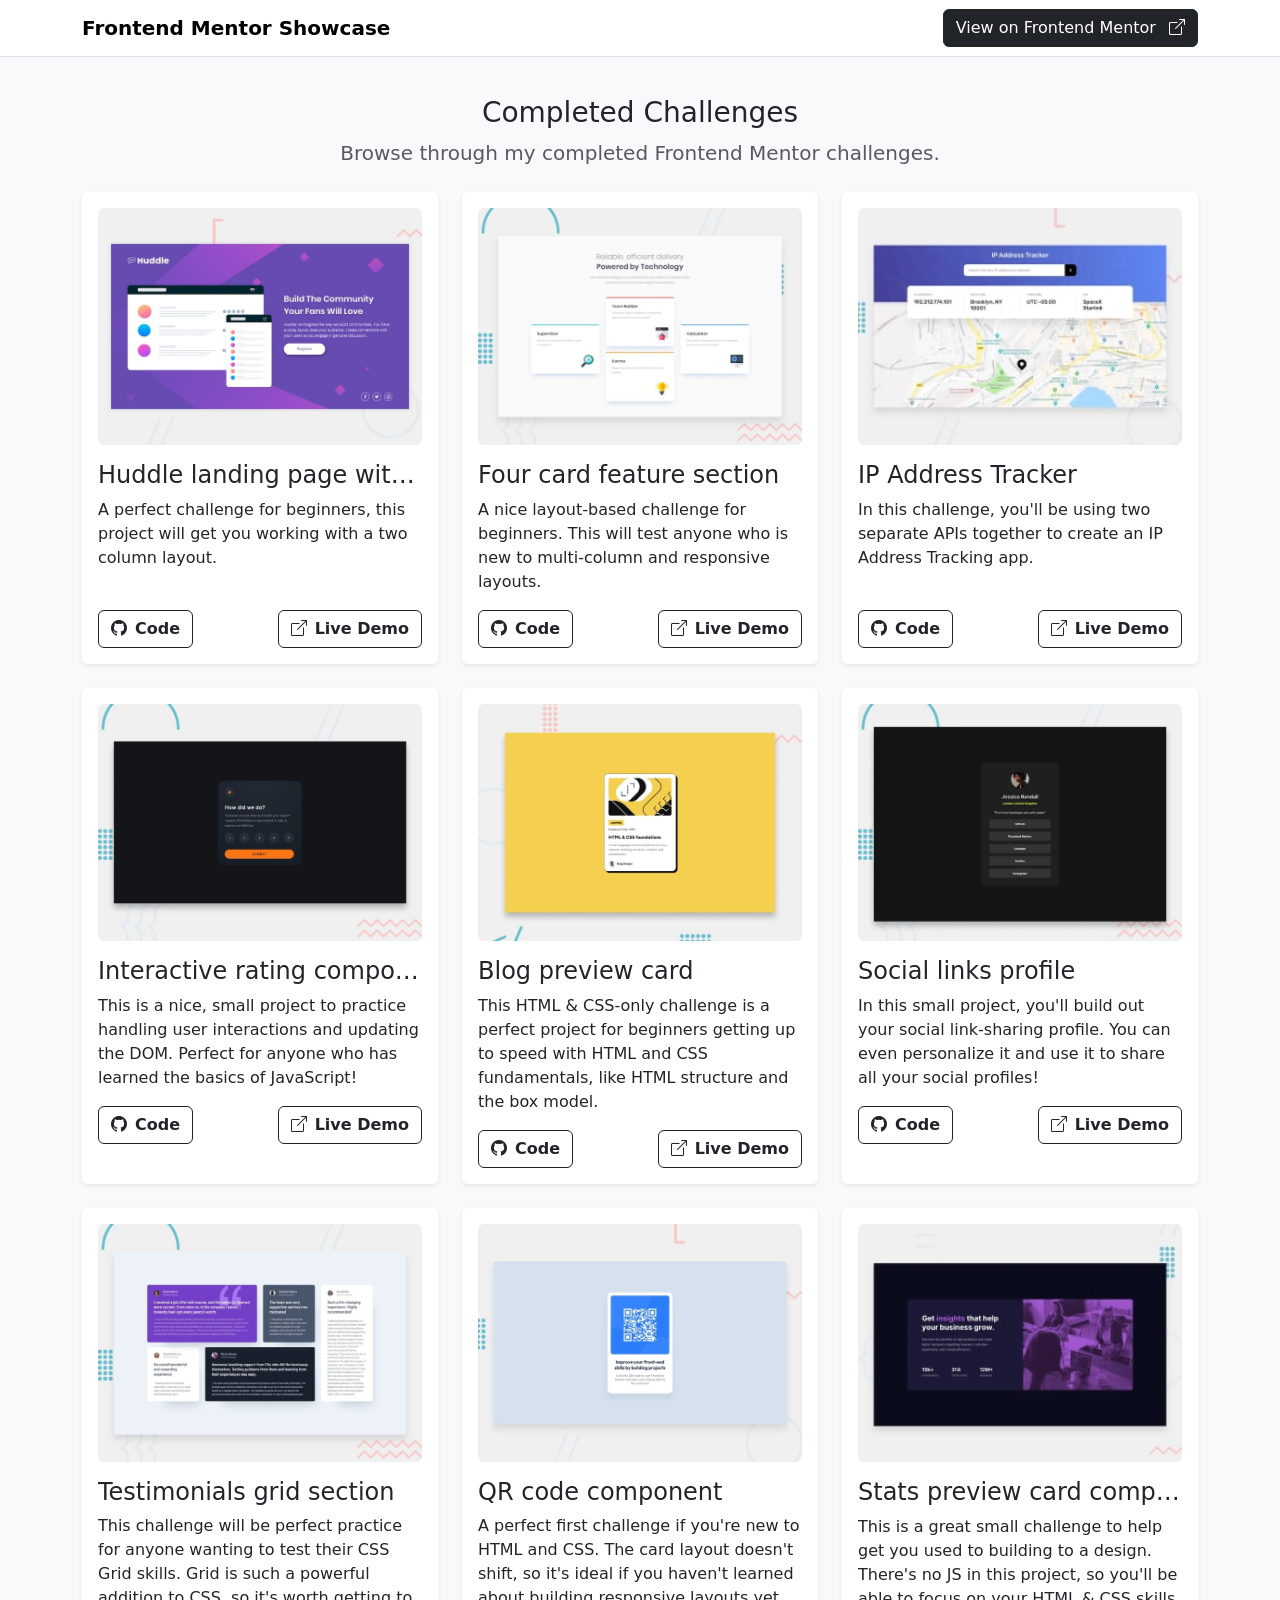
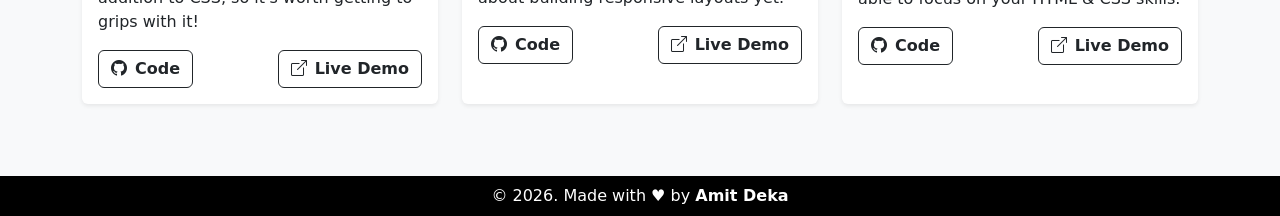
<file: index.html>
<!DOCTYPE html>
<html lang="en">

<head>
  <meta charset="UTF-8" />
  <meta name="viewport" content="width=device-width, initial-scale=1.0" />
  <title>Frontend Mentor Challenges</title>
  <link rel="stylesheet" href="./assets/bootstrap.min.css" />
  <link rel="stylesheet" href="https://cdn.jsdelivr.net/npm/bootstrap-icons@1.11.3/font/bootstrap-icons.min.css" />
  <script src="./assets/bootstrap.bundle.min.js"></script>
</head>

<body class="bg-body-tertiary">
  <!-- Loader  -->
  <div class="vh-100 w-100 fixed-top d-flex justify-content-center overflow-hidden static align-items-center bg-white"
    id="loader" style="z-index: 1050;">
    <div class="spinner-border text-success" role="status">
      <span class="visually-hidden">Loading...</span>
    </div>
  </div>

  <!-- Header  -->
  <header>
    <nav class="navbar fixed-top navbar-expand-lg bg-white border-bottom">
      <div class="container">
        <a class="navbar-brand fw-bold" href="#">Frontend Mentor Showcase </a>
        <button class="navbar-toggler border-0" type="button" data-bs-toggle="collapse" data-bs-target="#navbarToggler"
          aria-controls="navbarToggler" aria-expanded="false" aria-label="Toggle navigation">
          <span class="navbar-toggler-icon"></span>
        </button>
        <div class="collapse navbar-collapse pt-1 pt-lg-0" id="navbarToggler">
          <a href="https://www.frontendmentor.io/profile/AmitDeka" target="_blank" class="btn btn-dark ms-auto">View on
            Frontend Mentor
            <i class="bi bi-box-arrow-up-right ms-2"></i></a>
        </div>
      </div>
    </nav>
  </header>

  <!-- Main Content  -->
  <main class="my-5 min-vh-100">
    <section class="pt-5">
      <div class="container">
        <h1 class="card-title text-center fs-3">Completed Challenges</h1>
        <p class="text-center fs-5 text-muted mt-2">
          Browse through my completed Frontend Mentor challenges.
        </p>
        <div class="mt-4">
          <div class="row" id="challengesContainer"></div>
        </div>
      </div>
    </section>
  </main>

  <!-- Footer  -->
  <footer class="bg-black py-2">
    <p class="text-white mb-0 text-center">
      &copy;&nbsp;<span id="year"></span>. Made with ♥️ by
      <a href="https://www.amitdeka.work" target="_blank" class="fw-semibold text-white text-decoration-none">Amit
        Deka</a>
    </p>
  </footer>

  <script src="./assets/global.js"></script>
</body>

</html>
</file>
